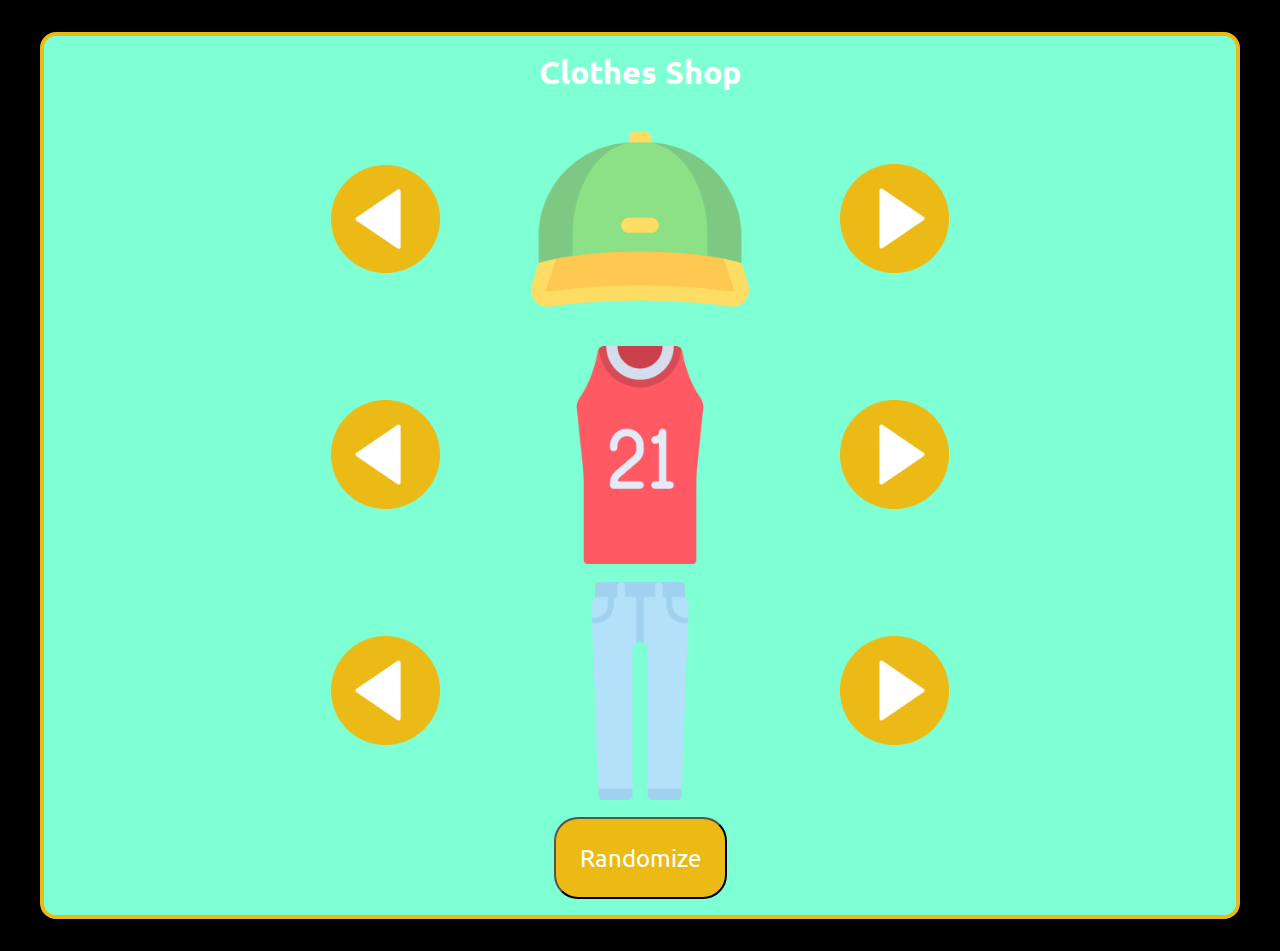
<file: clothes-shop/index.html>
<!DOCTYPE html>
<html>
    <head>
        <link rel="stylesheet" href="styles.css" />
        <link href="https://fonts.googleapis.com/css?family=Ubuntu&display=swap" rel="stylesheet">
    </head>
    
    <body>
        <div id="section-clothes-shop">
            <h1 id="text-clothes-shop">Clothes Shop</h1>
            <table>
                <!-- Cloth item in the head -->
                <tr>
                    <td><img id="btn-next-head" class="btn-arrow btn-arrow-left" src="./images/arrow-left.png" onclick="setPreviousItemHead();"/></td>
                    <td><img id="item-head" class="img-item" src="images/head-0.png" /></td>
                    <td><img id="btn-previous-head" class="btn-arrow btn-arrow-right" src="./images/arrow-right.png" onclick="setNextItemHead();"/></td>
                </tr>
                <!-- Cloth item in the body -->
                <tr>
                    <td><img id="btn-next-body" class="btn-arrow btn-arrow-left" src="./images/arrow-left.png" onclick="setPreviousItemBody();"/></td>
                    <td><img id="item-body" class="img-item" src="images/body-0.png" /></td>
                    <td><img id="btn-previous-head" class="btn-arrow btn-arrow-right" src="./images/arrow-right.png" onclick="setNextItemBody();"/></td>
                </tr>
                <!-- Cloth item in the legs -->
                <tr>
                    <td><img id="btn-next-legs" class="btn-arrow btn-arrow-left" src="./images/arrow-left.png" onclick="setPreviousItemLegs();"/></td>
                    <td><img id="item-legs" class="img-item" src="images/legs-0.png" /></td>
                    <td><img id="btn-previous-legs" class="btn-arrow btn-arrow-right" src="./images/arrow-right.png" onclick="setNextItemLegs();"/></td>
                </tr>                
            </table>
            <button id="btn-randomize" onclick="setRandomItems();">Randomize</button>
        </div>
        
        <script>
        const itemsCountHead = 4;
        var currentItemHead = 0;
        
        function setNextItemHead() {
            if (currentItemHead < itemsCountHead - 1) {
                currentItemHead++;
            } else {
                currentItemHead = 0;
            }
            document.getElementById("item-head").src = "./images/head-" + currentItemHead + ".png";
        }
            
        function setPreviousItemHead() {
            if (currentItemHead > 0) {
                currentItemHead--;
            } else {
                currentItemHead = itemsCountHead - 1;
            }
            document.getElementById("item-head").src = "./images/head-" + currentItemHead + ".png";
        }
            
        const itemsCountBody = 9;        
        var currentItemBody = 0;        
        
        function setNextItemBody() {
            if (currentItemBody < itemsCountBody - 1) {
                currentItemBody++;
            } else {
                currentItemBody = 0;
            }
            document.getElementById("item-body").src = "./images/body-" + currentItemBody + ".png";
        }
            
        function setPreviousItemBody() {
            if (currentItemBody > 0) {
                currentItemBody--;
            } else {
                currentItemBody = itemsCountBody - 1;
            }
            document.getElementById("item-body").src = "./images/body-" + currentItemBody + ".png";
        }
            
        const itemsCountLegs = 10;        
        var currentItemLegs = 0;        
        
        function setNextItemLegs() {
            if (currentItemLegs < itemsCountLegs - 1) {
                currentItemLegs++;
            } else {
                currentItemLegs = 0;
            }
            document.getElementById("item-legs").src = "./images/legs-" + currentItemLegs + ".png";
        }
            
        function setPreviousItemLegs() {
            if (currentItemLegs > 0) {
                currentItemLegs--;
            } else {
                currentItemLegs = itemsCountLegs - 1;
            }
            document.getElementById("item-legs").src = "./images/legs-" + currentItemLegs + ".png";
        }
            
        function setRandomItems() {
            currentItemHead = Math.floor(Math.random() * itemsCountHead);
            currentItemBody = Math.floor(Math.random() * itemsCountBody);
            currentItemLegs = Math.floor(Math.random() * itemsCountLegs);
            
            document.getElementById("item-head").src = "./images/head-" + currentItemHead + ".png";
            document.getElementById("item-body").src = "./images/body-" + currentItemBody + ".png";
            document.getElementById("item-legs").src = "./images/legs-" + currentItemLegs + ".png";            
        }
        </script>
    </body>
</html>
</file>
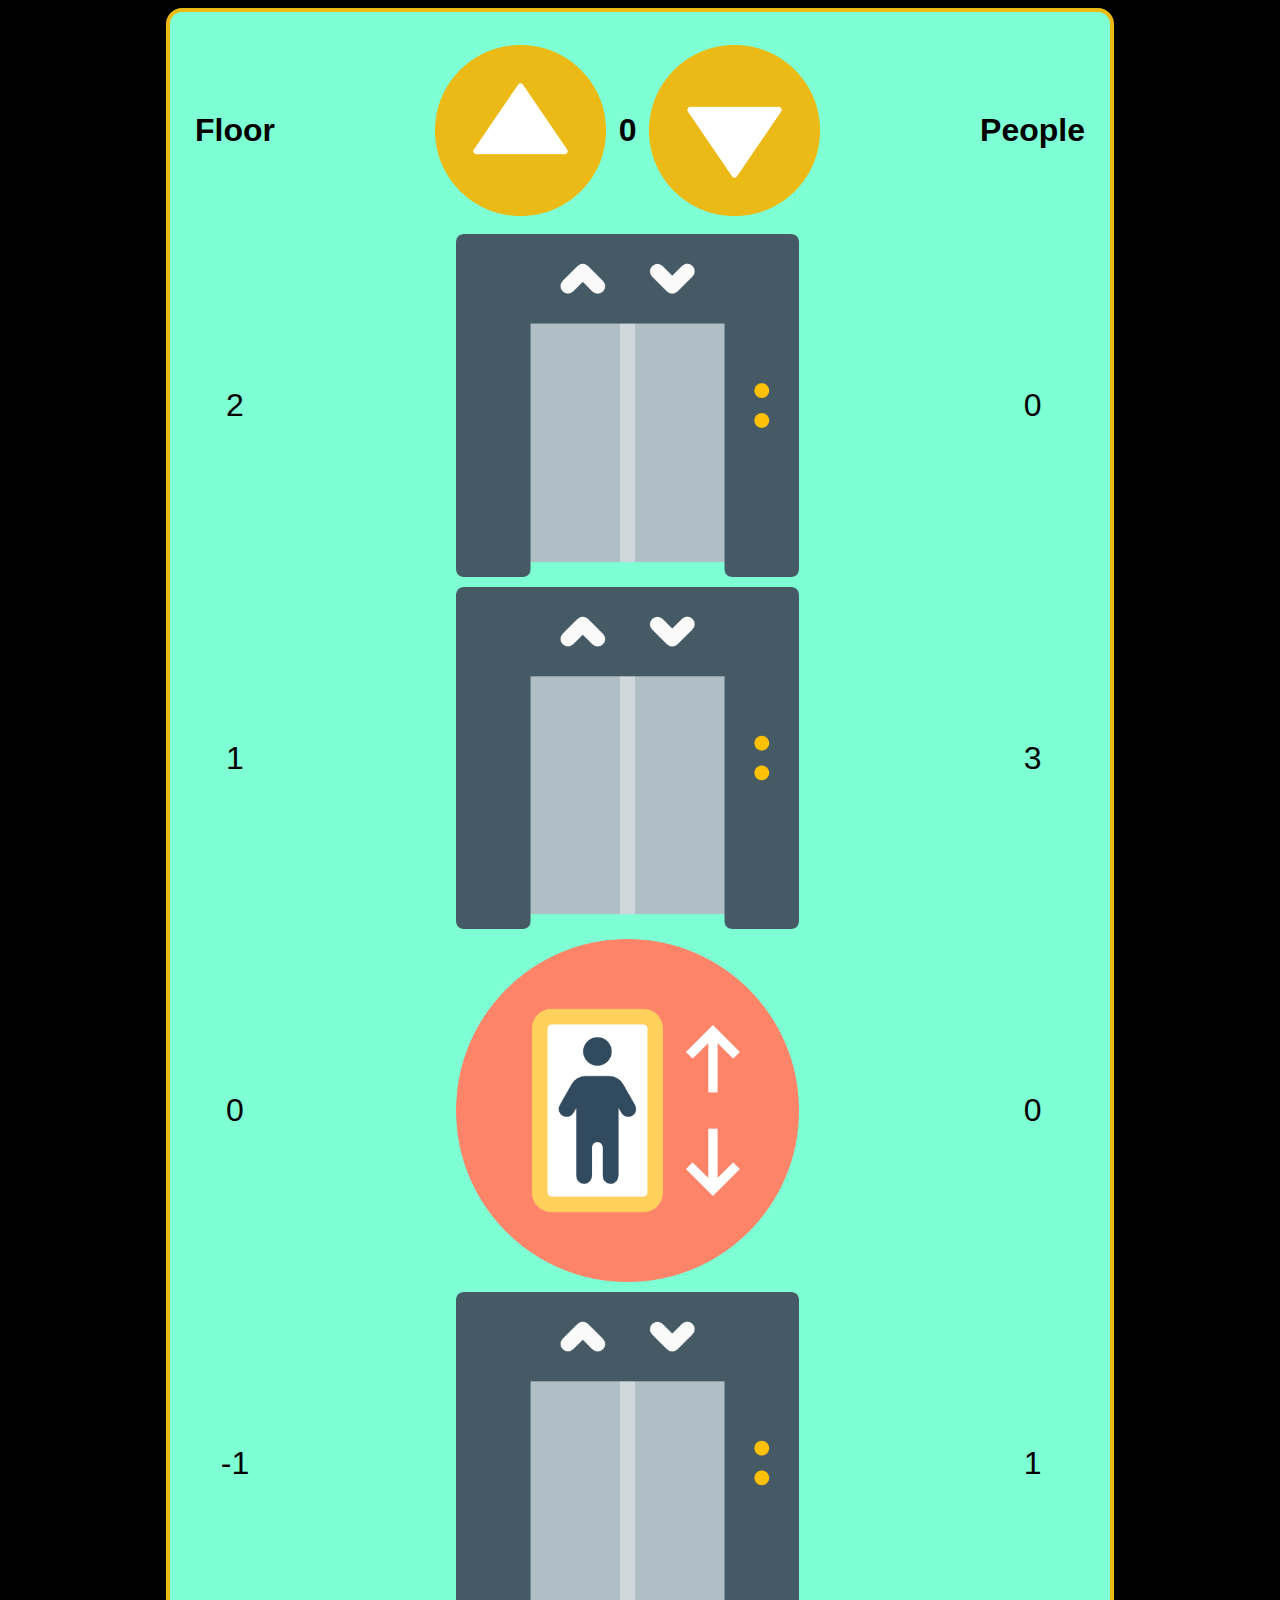
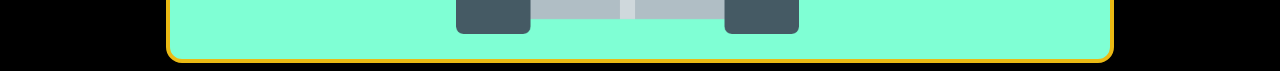
<file: elevator/index.html>
<!DOCTYPE html>
<html>
    <head>
        <link rel="stylesheet" href="styles.css"/>
    </head>
    <body>
        <table>
            <tr>
                <th><p>Floor</p></th>
                <th>
                    <div id="controls">
                        <img class="btn-elevator" src="arrow-up.png" onclick="floorUp();"/>
                        <p id="floor-number">0</p>
                        <img class="btn-elevator" src="arrow-down.png" onclick="floorDown();" />
                    </div>
                </th>
                <th><p>People</p></th>
            </tr>
            <tr>
                <td><p>2</p></td>
                <td><img id="floor-2" class="img-elevator" src="elevator-door.png"/></td>
                <td><p id="people-floor-2">0</p></td>
            </tr>
            <tr>
                <td><p>1</p></td>
                <td><img id="floor-1" class="img-elevator" src="elevator-door.png"/></td>
                <td><p id="people-floor-1">0</p></td>
            </tr>
            <tr>
                <td><p>0</p></td>
                <td><img id="floor-0" class="img-elevator" src="elevator.png"/></td>
                <td><p id="people-floor-0">0</p></td>
            </tr>
            <tr>
                <td><p>-1</p></td>
                <td><img id="floor--1" class="img-elevator" src="elevator-door.png"/></td>
                <td><p id="people-floor--1">0</p></td>
            </tr>
        </table>
        
        <script>
        const minFloor = -1;
        const maxFloor = 2;
        
        var floor = 0;
        var people = 0;
        
        updatePeople();
            
        function updatePeople() {
            document.getElementById("people-floor-1").innerHTML = Math.floor(Math.random() * 5) + 1;
        document.getElementById("people-floor--1").innerHTML = Math.floor(Math.random() * 5) + 1;
        }
        
        function floorUp() {            
            document.getElementById("floor-" + floor).src = "elevator-door.png";   
            if (floor < maxFloor) {
                floor++;
            }            
            document.getElementById("floor-" + floor).src = "elevator.png";            
            document.getElementById("floor-number").innerHTML = floor;
            
            tryGetPeople();
            tryDropPeople();
        }
            
        function floorDown() {
            document.getElementById("floor-" + floor).src = "elevator-door.png";
            if (floor > minFloor) {
                floor--;
            }            
            document.getElementById("floor-" + floor).src = "elevator.png";
            document.getElementById("floor-number").innerHTML = floor;
            
            tryGetPeople();
            tryDropPeople();
        }
        
        function tryGetPeople() {
            var waiting = parseInt(document.getElementById("people-floor-" + floor).innerHTML);
            if (waiting > 0) {
                people += waiting;
                document.getElementById("people-floor-" + floor).innerHTML = 0;
            }
        }
            
        function tryDropPeople() {
            if (floor == maxFloor) {
                document.getElementById("people-floor-" + floor).innerHTML = people;
                people = 0;
                updatePeople();
            }
        }
        </script>        
    </body>
</html>
</file>
<file: clothes-shop/styles.css>
* {
    font-family: 'Ubuntu', sans-serif;
}

body {
    background-color: black;
}

img {
    display: block;
    margin: auto;
}

table {
    border-spacing: 1em;
}

.btn-arrow {
    width: 30%;
}

.btn-arrow-right {
    float: left;
}

.btn-arrow-left {
    float: right;
}

.img-item {
    width: 60%;
}

#section-clothes-shop {
    background-color: aquamarine;
    border-radius: 1em;
    border: 0.25em solid #ebba14;
    margin: 2em;
    padding: 1em;
}

#text-clothes-shop {    
    text-align: center;
    color: white;
    margin: 0;
}

#btn-randomize {
    background: #ebba14;
    border-radius: 1em;
    font-size: 1.5em;
    color: white;    
    padding: 1em;    
    margin: auto;
    display: block;   
}
</file>
<file: elevator/styles.css>
* {
    font-family: 'Ubuntu', sans-serif;
}

body {
    background: black;
}

table {
    width: 75%;
    text-align: center;
    background-color: aquamarine;
    border-radius: 1em;
    border-spacing: .5em;
    border: 0.25em solid #ebba14;
    margin: 2em;
    padding: 1em;    
    margin: auto;
}

.btn-elevator {
    width: 25%;
    vertical-align: middle;
    padding: 0.5em;
}

.img-elevator {
    width: 50%;
    margin: auto;
    display: block;
}

p {
    display: inline-block;
    font-size: 2em;
    line-height: normal;
    vertical-align: middle;
}

button {
    background: url('/arrow-up.png') no-repeat;    
}

#floor-number {
    
}
</file>
